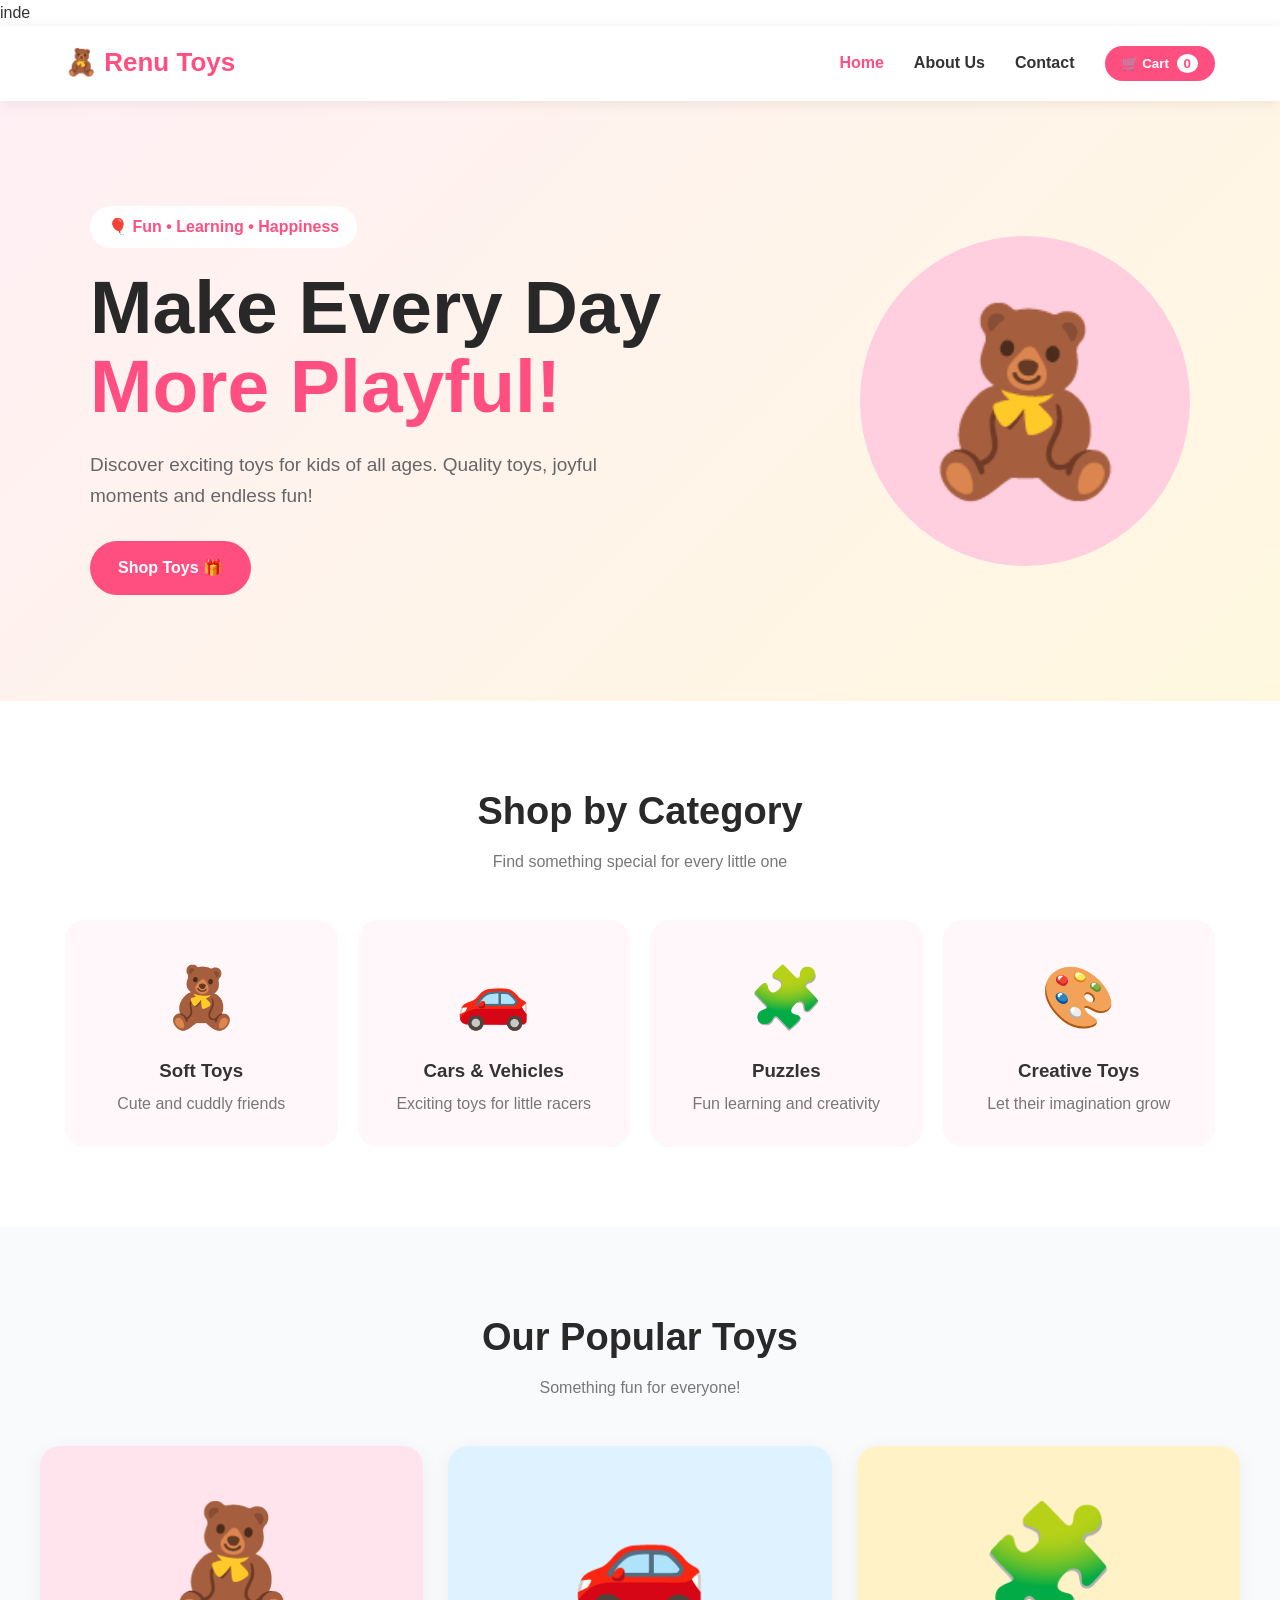
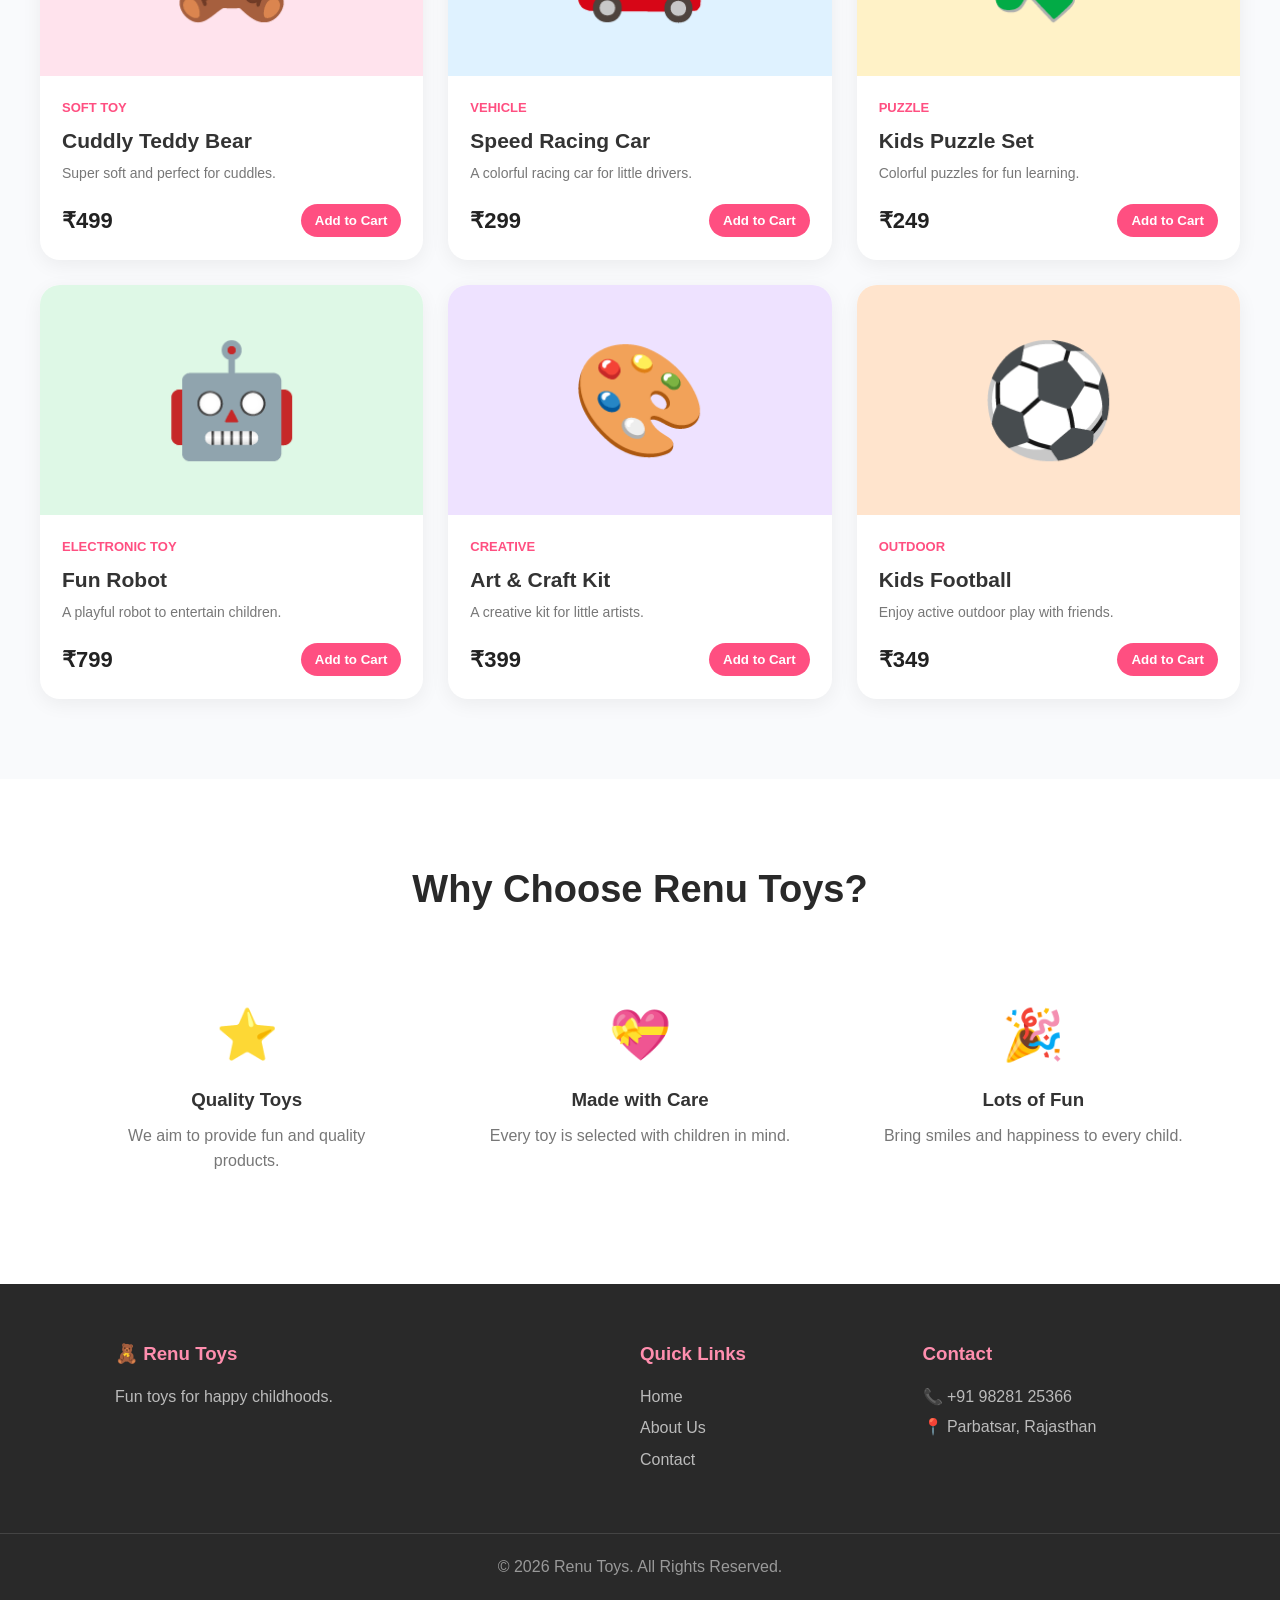
<file: index.html>
inde<!DOCTYPE html>
<html lang="en">
<head>
    <meta charset="UTF-8">
    <meta name="viewport" content="width=device-width, initial-scale=1.0">
    <title>Renu Toys - Fun for Every Child</title>
    <link rel="stylesheet" href="style.css">
</head>
<body>

    <!-- Header -->
    <header>
        <nav class="navbar">
            <div class="logo">
                🧸 Renu Toys
            </div>

            <button class="menu-toggle" onclick="toggleMenu()">☰</button>

            <ul class="nav-links" id="navLinks">
                <li><a href="index.html" class="active">Home</a></li>
                <li><a href="about.html">About Us</a></li>
                <li><a href="contact.html">Contact</a></li>
                <li>
                    <button class="cart-button" onclick="showCart()">
                        🛒 Cart <span id="cartCount">0</span>
                    </button>
                </li>
            </ul>
        </nav>
    </header>

    <!-- Hero Section -->
    <section class="hero">
        <div class="hero-content">
            <span class="hero-tag">🎈 Fun • Learning • Happiness</span>
            <h1>Make Every Day<br><span>More Playful!</span></h1>
            <p>
                Discover exciting toys for kids of all ages.
                Quality toys, joyful moments and endless fun!
            </p>
            <a href="#products" class="btn">Shop Toys 🎁</a>
        </div>

        <div class="hero-toy">
            🧸
        </div>
    </section>

    <!-- Categories -->
    <section class="categories">
        <h2>Shop by Category</h2>
        <p class="section-subtitle">Find something special for every little one</p>

        <div class="category-grid">
            <div class="category-card">
                <div class="category-icon">🧸</div>
                <h3>Soft Toys</h3>
                <p>Cute and cuddly friends</p>
            </div>

            <div class="category-card">
                <div class="category-icon">🚗</div>
                <h3>Cars & Vehicles</h3>
                <p>Exciting toys for little racers</p>
            </div>

            <div class="category-card">
                <div class="category-icon">🧩</div>
                <h3>Puzzles</h3>
                <p>Fun learning and creativity</p>
            </div>

            <div class="category-card">
                <div class="category-icon">🎨</div>
                <h3>Creative Toys</h3>
                <p>Let their imagination grow</p>
            </div>
        </div>
    </section>

    <!-- Products -->
    <section class="products" id="products">
        <h2>Our Popular Toys</h2>
        <p class="section-subtitle">Something fun for everyone!</p>

        <div class="product-grid">

            <div class="product-card">
                <div class="product-image pink">🧸</div>
                <div class="product-info">
                    <span class="product-category">Soft Toy</span>
                    <h3>Cuddly Teddy Bear</h3>
                    <p>Super soft and perfect for cuddles.</p>
                    <div class="product-bottom">
                        <strong>₹499</strong>
                        <button onclick="addToCart('Cuddly Teddy Bear', 499)">
                            Add to Cart
                        </button>
                    </div>
                </div>
            </div>

            <div class="product-card">
                <div class="product-image blue">🚗</div>
                <div class="product-info">
                    <span class="product-category">Vehicle</span>
                    <h3>Speed Racing Car</h3>
                    <p>A colorful racing car for little drivers.</p>
                    <div class="product-bottom">
                        <strong>₹299</strong>
                        <button onclick="addToCart('Speed Racing Car', 299)">
                            Add to Cart
                        </button>
                    </div>
                </div>
            </div>

            <div class="product-card">
                <div class="product-image yellow">🧩</div>
                <div class="product-info">
                    <span class="product-category">Puzzle</span>
                    <h3>Kids Puzzle Set</h3>
                    <p>Colorful puzzles for fun learning.</p>
                    <div class="product-bottom">
                        <strong>₹249</strong>
                        <button onclick="addToCart('Kids Puzzle Set', 249)">
                            Add to Cart
                        </button>
                    </div>
                </div>
            </div>

            <div class="product-card">
                <div class="product-image green">🤖</div>
                <div class="product-info">
                    <span class="product-category">Electronic Toy</span>
                    <h3>Fun Robot</h3>
                    <p>A playful robot to entertain children.</p>
                    <div class="product-bottom">
                        <strong>₹799</strong>
                        <button onclick="addToCart('Fun Robot', 799)">
                            Add to Cart
                        </button>
                    </div>
                </div>
            </div>

            <div class="product-card">
                <div class="product-image purple">🎨</div>
                <div class="product-info">
                    <span class="product-category">Creative</span>
                    <h3>Art & Craft Kit</h3>
                    <p>A creative kit for little artists.</p>
                    <div class="product-bottom">
                        <strong>₹399</strong>
                        <button onclick="addToCart('Art & Craft Kit', 399)">
                            Add to Cart
                        </button>
                    </div>
                </div>
            </div>

            <div class="product-card">
                <div class="product-image orange">⚽</div>
                <div class="product-info">
                    <span class="product-category">Outdoor</span>
                    <h3>Kids Football</h3>
                    <p>Enjoy active outdoor play with friends.</p>
                    <div class="product-bottom">
                        <strong>₹349</strong>
                        <button onclick="addToCart('Kids Football', 349)">
                            Add to Cart
                        </button>
                    </div>
                </div>
            </div>

        </div>
    </section>

    <!-- Why Choose Us -->
    <section class="features">
        <h2>Why Choose Renu Toys?</h2>

        <div class="feature-grid">
            <div class="feature">
                <div>⭐</div>
                <h3>Quality Toys</h3>
                <p>We aim to provide fun and quality products.</p>
            </div>

            <div class="feature">
                <div>💝</div>
                <h3>Made with Care</h3>
                <p>Every toy is selected with children in mind.</p>
            </div>

            <div class="feature">
                <div>🎉</div>
                <h3>Lots of Fun</h3>
                <p>Bring smiles and happiness to every child.</p>
            </div>
        </div>
    </section>

    <!-- Footer -->
    <footer>
        <div class="footer-content">
            <div>
                <h3>🧸 Renu Toys</h3>
                <p>Fun toys for happy childhoods.</p>
            </div>

            <div>
                <h3>Quick Links</h3>
                <a href="index.html">Home</a>
                <a href="about.html">About Us</a>
                <a href="contact.html">Contact</a>
            </div>

            <div>
                <h3>Contact</h3>
                <p>📞 +91 98281 25366</p>
                <p>📍 Parbatsar, Rajasthan</p>
            </div>
        </div>

        <div class="copyright">
            <p>© 2026 Renu Toys. All Rights Reserved.</p>
        </div>
    </footer>

    <!-- Cart Popup -->
    <div class="cart-modal" id="cartModal">
        <div class="cart-box">
            <button class="close-cart" onclick="closeCart()">×</button>
            <h2>🛒 Your Cart</h2>

            <div id="cartItems">
                <p class="empty-cart">Your cart is empty.</p>
            </div>

            <div class="cart-total">
                Total: ₹<span id="cartTotal">0</span>
            </div>

            <button class="checkout-btn" onclick="checkout()">
                Order Now
            </button>
        </div>
    </div>

    <script src="script.js"></script>
</body>
</html>x.html
</file>
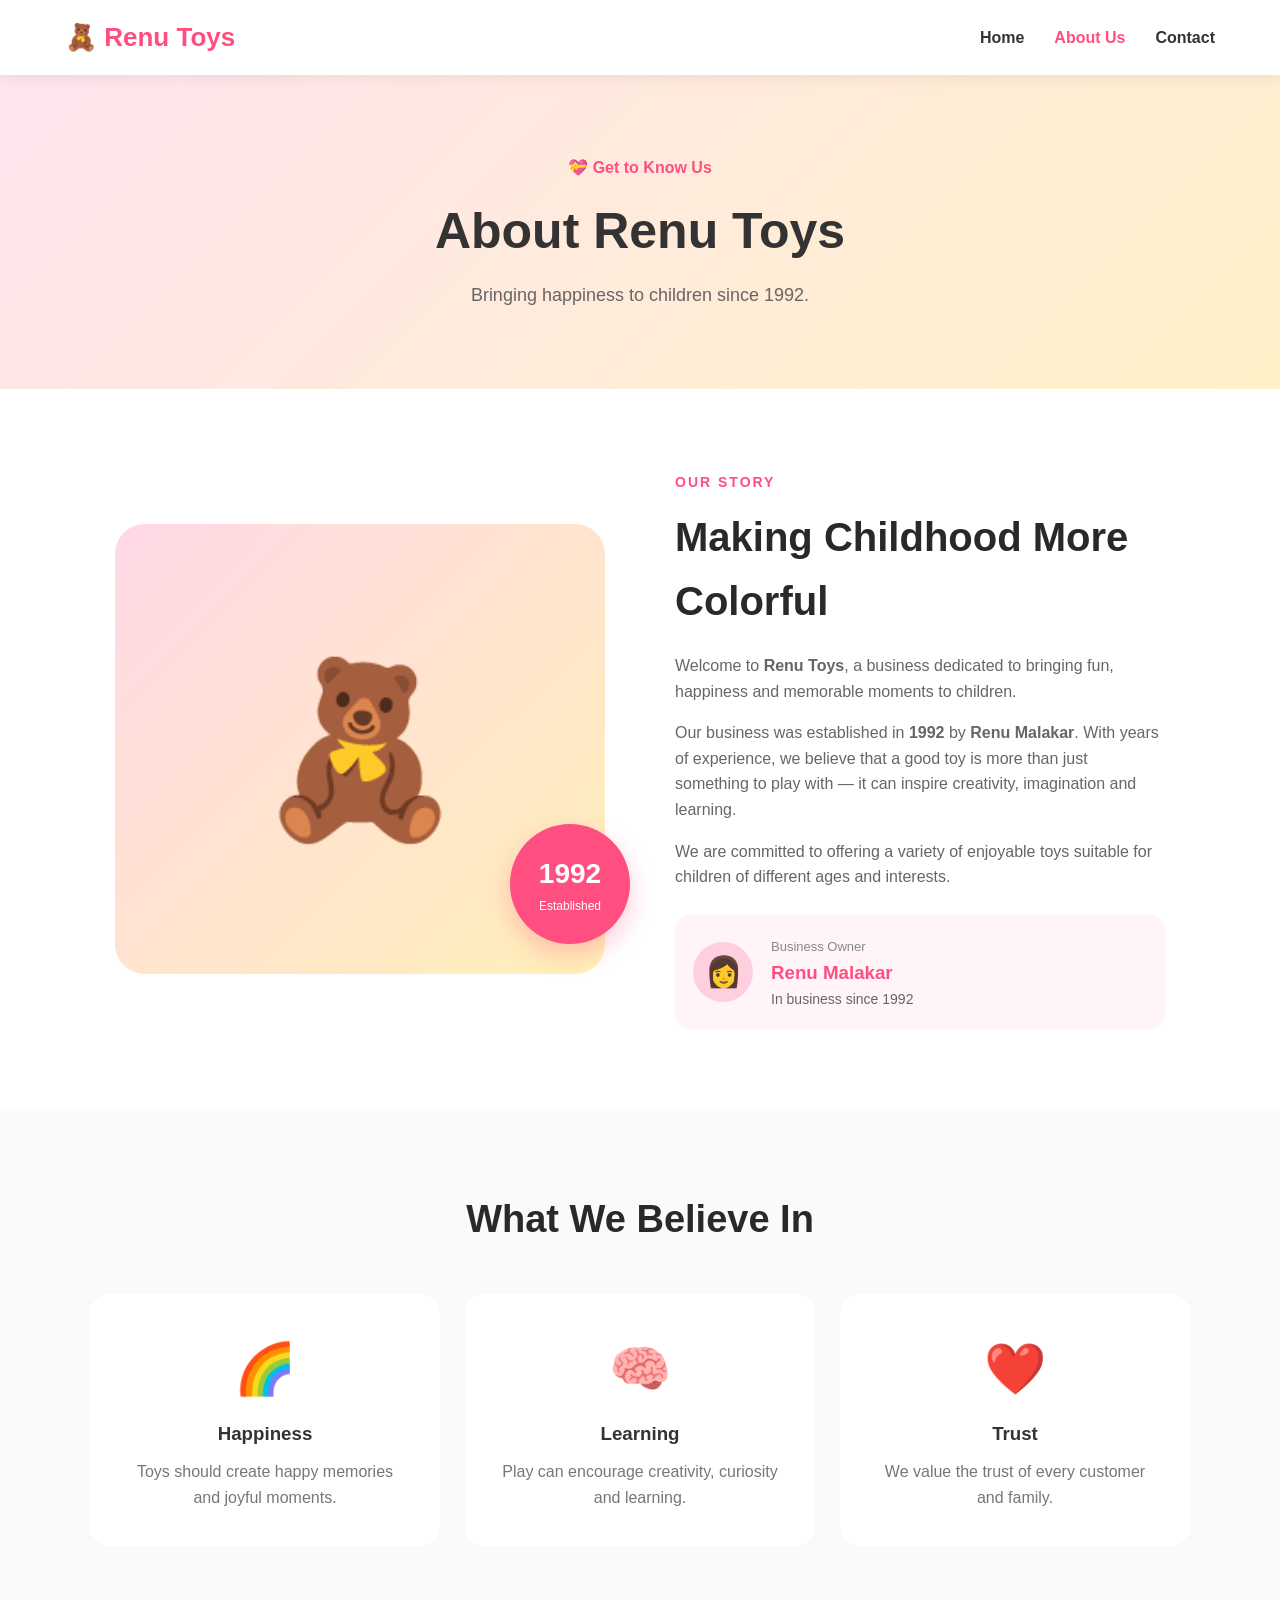
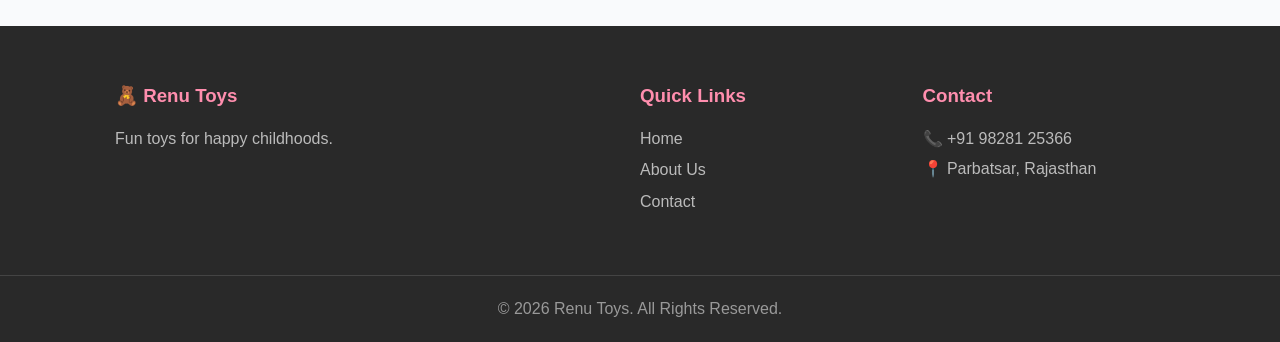
<file: about.html>
<!DOCTYPE html>
<html lang="en">
<head>
    <meta charset="UTF-8">
    <meta name="viewport" content="width=device-width, initial-scale=1.0">
    <title>About Us - Renu Toys</title>
    <link rel="stylesheet" href="style.css">
</head>
<body>

    <!-- Header -->
    <header>
        <nav class="navbar">
            <div class="logo">🧸 Renu Toys</div>

            <button class="menu-toggle" onclick="toggleMenu()">☰</button>

            <ul class="nav-links" id="navLinks">
                <li><a href="index.html">Home</a></li>
                <li><a href="about.html" class="active">About Us</a></li>
                <li><a href="contact.html">Contact</a></li>
            </ul>
        </nav>
    </header>

    <!-- About Hero -->
    <section class="page-hero">
        <div>
            <span>💝 Get to Know Us</span>
            <h1>About Renu Toys</h1>
            <p>Bringing happiness to children since 1992.</p>
        </div>
    </section>

    <!-- About Content -->
    <section class="about-section">

        <div class="about-image">
            🧸
            <div class="year-badge">
                <strong>1992</strong>
                <span>Established</span>
            </div>
        </div>

        <div class="about-content">
            <span class="small-heading">OUR STORY</span>
            <h2>Making Childhood More Colorful</h2>

            <p>
                Welcome to <strong>Renu Toys</strong>, a business dedicated
                to bringing fun, happiness and memorable moments to children.
            </p>

            <p>
                Our business was established in <strong>1992</strong> by
                <strong>Renu Malakar</strong>. With years of experience,
                we believe that a good toy is more than just something to play
                with — it can inspire creativity, imagination and learning.
            </p>

            <p>
                We are committed to offering a variety of enjoyable toys
                suitable for children of different ages and interests.
            </p>

            <div class="owner-card">
                <div class="owner-icon">👩</div>
                <div>
                    <span>Business Owner</span>
                    <h3>Renu Malakar</h3>
                    <p>In business since 1992</p>
                </div>
            </div>
        </div>

    </section>

    <!-- Values -->
    <section class="values-section">
        <h2>What We Believe In</h2>

        <div class="values-grid">

            <div class="value-card">
                <div>🌈</div>
                <h3>Happiness</h3>
                <p>
                    Toys should create happy memories and joyful moments.
                </p>
            </div>

            <div class="value-card">
                <div>🧠</div>
                <h3>Learning</h3>
                <p>
                    Play can encourage creativity, curiosity and learning.
                </p>
            </div>

            <div class="value-card">
                <div>❤️</div>
                <h3>Trust</h3>
                <p>
                    We value the trust of every customer and family.
                </p>
            </div>

        </div>
    </section>

    <!-- Footer -->
    <footer>
        <div class="footer-content">
            <div>
                <h3>🧸 Renu Toys</h3>
                <p>Fun toys for happy childhoods.</p>
            </div>

            <div>
                <h3>Quick Links</h3>
                <a href="index.html">Home</a>
                <a href="about.html">About Us</a>
                <a href="contact.html">Contact</a>
            </div>

            <div>
                <h3>Contact</h3>
                <p>📞 +91 98281 25366</p>
                <p>📍 Parbatsar, Rajasthan</p>
            </div>
        </div>

        <div class="copyright">
            <p>© 2026 Renu Toys. All Rights Reserved.</p>
        </div>
    </footer>

    <script src="script.js"></script>
</body>
  </html>
</file>
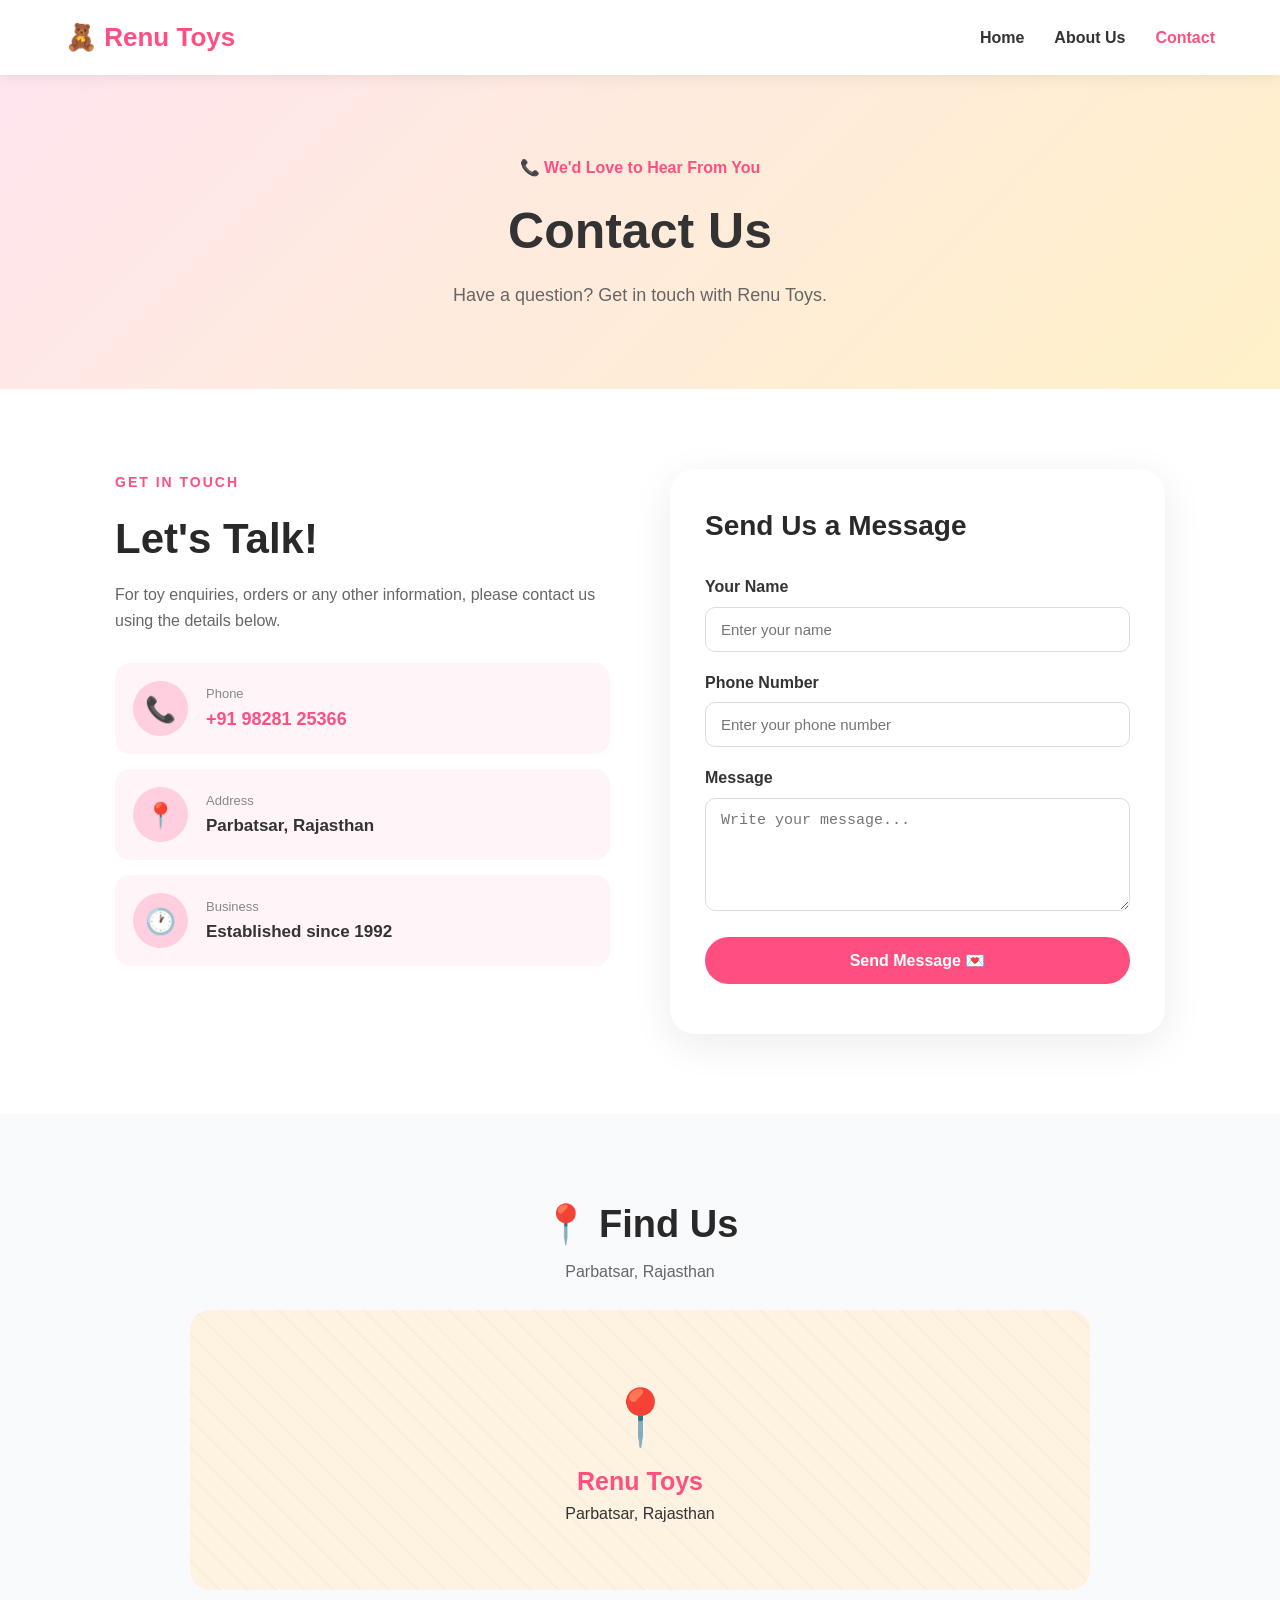
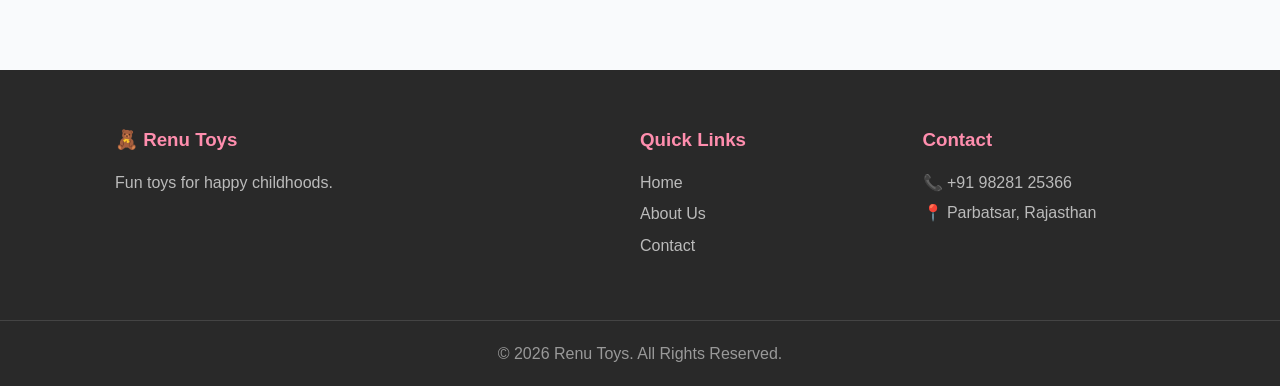
<file: contact.html>
<!DOCTYPE html>
<html lang="en">
<head>
    <meta charset="UTF-8">
    <meta name="viewport" content="width=device-width, initial-scale=1.0">
    <title>Contact Us - Renu Toys</title>
    <link rel="stylesheet" href="style.css">
</head>
<body>

    <!-- Header -->
    <header>
        <nav class="navbar">
            <div class="logo">🧸 Renu Toys</div>

            <button class="menu-toggle" onclick="toggleMenu()">☰</button>

            <ul class="nav-links" id="navLinks">
                <li><a href="index.html">Home</a></li>
                <li><a href="about.html">About Us</a></li>
                <li><a href="contact.html" class="active">Contact</a></li>
            </ul>
        </nav>
    </header>

    <!-- Contact Hero -->
    <section class="page-hero contact-hero">
        <div>
            <span>📞 We'd Love to Hear From You</span>
            <h1>Contact Us</h1>
            <p>Have a question? Get in touch with Renu Toys.</p>
        </div>
    </section>

    <!-- Contact Section -->
    <section class="contact-section">

        <div class="contact-info">
            <span class="small-heading">GET IN TOUCH</span>
            <h2>Let's Talk!</h2>

            <p>
                For toy enquiries, orders or any other information,
                please contact us using the details below.
            </p>

            <div class="contact-card">
                <div class="contact-icon">📞</div>
                <div>
                    <span>Phone</span>
                    <a href="tel:+919828125366">+91 98281 25366</a>
                </div>
            </div>

            <div class="contact-card">
                <div class="contact-icon">📍</div>
                <div>
                    <span>Address</span>
                    <strong>Parbatsar, Rajasthan</strong>
                </div>
            </div>

            <div class="contact-card">
                <div class="contact-icon">🕐</div>
                <div>
                    <span>Business</span>
                    <strong>Established since 1992</strong>
                </div>
            </div>
        </div>

        <!-- Contact Form -->
        <div class="contact-form-container">
            <h2>Send Us a Message</h2>

            <form id="contactForm" onsubmit="submitForm(event)">

                <div class="form-group">
                    <label for="name">Your Name</label>
                    <input
                        type="text"
                        id="name"
                        placeholder="Enter your name"
                        required
                    >
                </div>

                <div class="form-group">
                    <label for="phone">Phone Number</label>
                    <input
                        type="tel"
                        id="phone"
                        placeholder="Enter your phone number"
                        required
                    >
                </div>

                <div class="form-group">
                    <label for="message">Message</label>
                    <textarea
                        id="message"
                        rows="5"
                        placeholder="Write your message..."
                        required
                    ></textarea>
                </div>

                <button type="submit" class="btn submit-btn">
                    Send Message 💌
                </button>

                <p id="formMessage"></p>
            </form>
        </div>

    </section>

    <!-- Location -->
    <section class="location-section">
        <h2>📍 Find Us</h2>
        <p>Parbatsar, Rajasthan</p>

        <div class="map-placeholder">
            <span>📍</span>
            <h3>Renu Toys</h3>
            <p>Parbatsar, Rajasthan</p>
        </div>
    </section>

    <!-- Footer -->
    <footer>
        <div class="footer-content">
            <div>
                <h3>🧸 Renu Toys</h3>
                <p>Fun toys for happy childhoods.</p>
            </div>

            <div>
                <h3>Quick Links</h3>
                <a href="index.html">Home</a>
                <a href="about.html">About Us</a>
                <a href="contact.html">Contact</a>
            </div>

            <div>
                <h3>Contact</h3>
                <p>📞 +91 98281 25366</p>
                <p>📍 Parbatsar, Rajasthan</p>
            </div>
        </div>

        <div class="copyright">
            <p>© 2026 Renu Toys. All Rights Reserved.</p>
        </div>
    </footer>

    <script src="script.js"></script>
</body>
  </html>
</file>
<file: style.css>
/* =========================================
   RENU TOYS - MAIN STYLESHEET
   ========================================= */

* {
    margin: 0;
    padding: 0;
    box-sizing: border-box;
}

html {
    scroll-behavior: smooth;
}

body {
    font-family: Arial, Helvetica, sans-serif;
    color: #333;
    background: #fff;
    line-height: 1.6;
}

a {
    text-decoration: none;
    color: inherit;
}

button {
    font-family: inherit;
    cursor: pointer;
}

/* =========================================
   NAVBAR
   ========================================= */

header {
    background: #ffffff;
    box-shadow: 0 2px 15px rgba(0, 0, 0, 0.08);
    position: sticky;
    top: 0;
    z-index: 1000;
}

.navbar {
    max-width: 1200px;
    margin: auto;
    min-height: 75px;
    padding: 0 25px;

    display: flex;
    align-items: center;
    justify-content: space-between;
}

.logo {
    font-size: 26px;
    font-weight: 800;
    color: #ff4f81;
}

.nav-links {
    list-style: none;
    display: flex;
    align-items: center;
    gap: 30px;
}

.nav-links a {
    color: #333;
    font-weight: 600;
    transition: 0.3s;
}

.nav-links a:hover,
.nav-links a.active {
    color: #ff4f81;
}

.cart-button {
    border: none;
    background: #ff4f81;
    color: white;
    padding: 10px 17px;
    border-radius: 25px;
    font-weight: bold;
}

#cartCount {
    background: white;
    color: #ff4f81;
    border-radius: 50%;
    padding: 2px 7px;
    margin-left: 4px;
}

.menu-toggle {
    display: none;
    border: none;
    background: none;
    font-size: 28px;
}

/* =========================================
   HERO
   ========================================= */

.hero {
    min-height: 600px;
    background: linear-gradient(135deg, #fff0f5, #fff8df);
    display: flex;
    align-items: center;
    justify-content: space-between;

    padding: 70px max(25px, calc((100% - 1100px) / 2));
    overflow: hidden;
}

.hero-content {
    max-width: 600px;
}

.hero-tag {
    display: inline-block;
    background: white;
    color: #ff4f81;
    padding: 8px 18px;
    border-radius: 30px;
    font-weight: bold;
    margin-bottom: 20px;
}

.hero h1 {
    font-size: clamp(45px, 7vw, 75px);
    line-height: 1.05;
    color: #282828;
    margin-bottom: 25px;
}

.hero h1 span {
    color: #ff4f81;
}

.hero p {
    font-size: 19px;
    color: #666;
    max-width: 550px;
    margin-bottom: 30px;
}

.btn {
    display: inline-block;
    background: #ff4f81;
    color: white;
    border: none;
    padding: 14px 28px;
    border-radius: 30px;
    font-weight: bold;
    font-size: 16px;
    transition: 0.3s;
}

.btn:hover {
    background: #e83c6d;
    transform: translateY(-3px);
}

.hero-toy {
    width: 330px;
    height: 330px;

    display: flex;
    align-items: center;
    justify-content: center;

    background: #ffcfdf;
    border-radius: 50%;
    font-size: 180px;

    animation: float 3s ease-in-out infinite;
}

@keyframes float {
    0%, 100% {
        transform: translateY(0);
    }

    50% {
        transform: translateY(-20px);
    }
}

/* =========================================
   GENERAL SECTIONS
   ========================================= */

section {
    padding: 80px 25px;
}

section h2 {
    text-align: center;
    font-size: 38px;
    color: #292929;
    margin-bottom: 8px;
}

.section-subtitle {
    text-align: center;
    color: #777;
    margin-bottom: 45px;
}

/* =========================================
   CATEGORIES
   ========================================= */

.categories {
    max-width: 1200px;
    margin: auto;
}

.category-grid {
    display: grid;
    grid-template-columns: repeat(4, 1fr);
    gap: 20px;
}

.category-card {
    text-align: center;
    padding: 30px 20px;
    border-radius: 20px;
    background: #fff7fa;
    transition: 0.3s;
}

.category-card:hover {
    transform: translateY(-8px);
    box-shadow: 0 10px 30px rgba(0, 0, 0, 0.08);
}

.category-icon {
    font-size: 60px;
    margin-bottom: 10px;
}

.category-card h3 {
    margin-bottom: 5px;
}

.category-card p {
    color: #777;
}

/* =========================================
   PRODUCTS
   ========================================= */

.products {
    background: #f9fafc;
}

.product-grid {
    max-width: 1200px;
    margin: auto;

    display: grid;
    grid-template-columns: repeat(3, 1fr);
    gap: 25px;
}

.product-card {
    background: white;
    border-radius: 20px;
    overflow: hidden;
    box-shadow: 0 5px 20px rgba(0, 0, 0, 0.06);
    transition: 0.3s;
}

.product-card:hover {
    transform: translateY(-7px);
    box-shadow: 0 15px 35px rgba(0, 0, 0, 0.1);
}

.product-image {
    height: 230px;
    display: flex;
    align-items: center;
    justify-content: center;
    font-size: 110px;
}

.pink {
    background: #ffe3ed;
}

.blue {
    background: #dff2ff;
}

.yellow {
    background: #fff2c7;
}

.green {
    background: #def8e6;
}

.purple {
    background: #eee2ff;
}

.orange {
    background: #ffe4cd;
}

.product-info {
    padding: 22px;
}

.product-category {
    font-size: 13px;
    color: #ff4f81;
    font-weight: bold;
    text-transform: uppercase;
}

.product-info h3 {
    margin: 5px 0;
    font-size: 21px;
}

.product-info p {
    color: #777;
    font-size: 14px;
    margin-bottom: 18px;
}

.product-bottom {
    display: flex;
    justify-content: space-between;
    align-items: center;
}

.product-bottom strong {
    font-size: 22px;
    color: #222;
}

.product-bottom button {
    border: none;
    background: #ff4f81;
    color: white;
    padding: 9px 14px;
    border-radius: 20px;
    font-weight: bold;
}

.product-bottom button:hover {
    background: #e83c6d;
}

/* =========================================
   FEATURES
   ========================================= */

.features {
    max-width: 1200px;
    margin: auto;
}

.feature-grid {
    display: grid;
    grid-template-columns: repeat(3, 1fr);
    gap: 30px;
    margin-top: 45px;
}

.feature {
    text-align: center;
    padding: 30px;
}

.feature > div {
    font-size: 50px;
    margin-bottom: 10px;
}

.feature h3 {
    margin-bottom: 8px;
}

.feature p {
    color: #777;
}

/* =========================================
   PAGE HERO
   ========================================= */

.page-hero {
    background: linear-gradient(135deg, #ffe5ee, #fff1c8);
    text-align: center;
    padding: 80px 25px;
}

.page-hero span {
    color: #ff4f81;
    font-weight: bold;
}

.page-hero h1 {
    font-size: 50px;
    margin: 10px 0;
}

.page-hero p {
    color: #666;
    font-size: 18px;
}

/* =========================================
   ABOUT PAGE
   ========================================= */

.about-section {
    max-width: 1100px;
    margin: auto;

    display: grid;
    grid-template-columns: 1fr 1fr;
    gap: 70px;
    align-items: center;
}

.about-image {
    min-height: 450px;
    background: linear-gradient(135deg, #ffd8e6, #fff0b8);
    border-radius: 30px;

    display: flex;
    align-items: center;
    justify-content: center;

    font-size: 170px;
    position: relative;
}

.year-badge {
    position: absolute;
    right: -25px;
    bottom: 30px;

    background: #ff4f81;
    color: white;

    width: 120px;
    height: 120px;
    border-radius: 50%;

    display: flex;
    flex-direction: column;
    align-items: center;
    justify-content: center;

    box-shadow: 0 10px 25px rgba(255, 79, 129, 0.3);
}

.year-badge strong {
    font-size: 28px;
}

.year-badge span {
    font-size: 12px;
}

.small-heading {
    color: #ff4f81;
    font-size: 14px;
    font-weight: bold;
    letter-spacing: 2px;
}

.about-content h2 {
    text-align: left;
    font-size: 40px;
    margin: 10px 0 20px;
}

.about-content p {
    color: #666;
    margin-bottom: 16px;
}

.owner-card {
    display: flex;
    align-items: center;
    gap: 18px;

    margin-top: 25px;
    padding: 18px;

    background: #fff5f8;
    border-radius: 15px;
}

.owner-icon {
    width: 60px;
    height: 60px;
    border-radius: 50%;
    background: #ffcfdf;

    display: flex;
    align-items: center;
    justify-content: center;

    font-size: 30px;
}

.owner-card span {
    font-size: 13px;
    color: #888;
}

.owner-card h3 {
    color: #ff4f81;
}

.owner-card p {
    margin: 0;
    font-size: 14px;
}

/* =========================================
   VALUES
   ========================================= */

.values-section {
    background: #f9fafc;
}

.values-grid {
    max-width: 1100px;
    margin: 45px auto 0;

    display: grid;
    grid-template-columns: repeat(3, 1fr);
    gap: 25px;
}

.value-card {
    background: white;
    padding: 35px;
    border-radius: 20px;
    text-align: center;
}

.value-card > div {
    font-size: 50px;
}

.value-card h3 {
    margin: 10px 0;
}

.value-card p {
    color: #777;
}

/* =========================================
   CONTACT PAGE
   ========================================= */

.contact-section {
    max-width: 1100px;
    margin: auto;

    display: grid;
    grid-template-columns: 1fr 1fr;
    gap: 60px;
}

.contact-info h2 {
    text-align: left;
    font-size: 42px;
    margin: 10px 0;
}

.contact-info > p {
    color: #666;
    margin-bottom: 30px;
}

.contact-card {
    display: flex;
    align-items: center;
    gap: 18px;

    padding: 18px;
    margin-bottom: 15px;

    border-radius: 15px;
    background: #fff5f8;
}

.contact-icon {
    width: 55px;
    height: 55px;

    border-radius: 50%;
    background: #ffcfdf;

    display: flex;
    align-items: center;
    justify-content: center;

    font-size: 25px;
}

.contact-card span {
    display: block;
    font-size: 13px;
    color: #888;
}

.contact-card a {
    color: #ff4f81;
    font-weight: bold;
    font-size: 18px;
}

.contact-card strong {
    font-size: 17px;
}

/* Contact Form */

.contact-form-container {
    background: white;
    padding: 35px;

    border-radius: 25px;
    box-shadow: 0 10px 40px rgba(0, 0, 0, 0.08);
}

.contact-form-container h2 {
    text-align: left;
    font-size: 28px;
    margin-bottom: 25px;
}

.form-group {
    margin-bottom: 18px;
}

.form-group label {
    display: block;
    font-weight: bold;
    margin-bottom: 7px;
}

.form-group input,
.form-group textarea {
    width: 100%;
    padding: 13px 15px;

    border: 1px solid #ddd;
    border-radius: 10px;

    font-size: 15px;
    outline: none;
}

.form-group input:focus,
.form-group textarea:focus {
    border-color: #ff4f81;
}

.form-group textarea {
    resize: vertical;
}

.submit-btn {
    width: 100%;
}

#formMessage {
    text-align: center;
    color: #27a65b;
    margin-top: 15px;
    font-weight: bold;
}

/* =========================================
   LOCATION
   ========================================= */

.location-section {
    background: #f9fafc;
    text-align: center;
}

.location-section h2 {
    margin-bottom: 5px;
}

.location-section > p {
    color: #666;
    margin-bottom: 25px;
}

.map-placeholder {
    max-width: 900px;
    height: 280px;
    margin: auto;

    border-radius: 20px;
    background:
        linear-gradient(rgba(255, 240, 220, 0.85), rgba(255, 240, 220, 0.85)),
        repeating-linear-gradient(
            45deg,
            #ddd 0,
            #ddd 2px,
            transparent 2px,
            transparent 20px
        );

    display: flex;
    flex-direction: column;
    align-items: center;
    justify-content: center;
}

.map-placeholder span {
    font-size: 55px;
}

.map-placeholder h3 {
    font-size: 25px;
    color: #ff4f81;
}

/* =========================================
   FOOTER
   ========================================= */

footer {
    background: #292929;
    color: white;
}

.footer-content {
    max-width: 1100px;
    margin: auto;
    padding: 55px 25px;

    display: grid;
    grid-template-columns: 2fr 1fr 1fr;
    gap: 40px;
}

.footer-content h3 {
    margin-bottom: 15px;
    color: #ff8eae;
}

.footer-content p {
    color: #bbb;
    margin-bottom: 5px;
}

.footer-content a {
    display: block;
    color: #bbb;
    margin-bottom: 6px;
}

.footer-content a:hover {
    color: #ff8eae;
}

.copyright {
    border-top: 1px solid #444;
    text-align: center;
    padding: 20px;
    color: #999;
}

/* =========================================
   CART MODAL
   ========================================= */

.cart-modal {
    display: none;

    position: fixed;
    inset: 0;
    z-index: 2000;

    background: rgba(0, 0, 0, 0.6);

    align-items: center;
    justify-content: center;

    padding: 20px;
}

.cart-box {
    width: 100%;
    max-width: 500px;
    max-height: 80vh;
    overflow-y: auto;

    background: white;
    border-radius: 20px;
    padding: 30px;

    position: relative;
}

.close-cart {
    position: absolute;
    top: 15px;
    right: 20px;

    border: none;
    background: none;

    font-size: 30px;
    color: #777;
}

.cart-box h2 {
    text-align: left;
    margin-bottom: 20px;
}

.cart-item {
    display: flex;
    align-items: center;
    justify-content: space-between;

    padding: 12px 0;
    border-bottom: 1px solid #eee;
}

.remove-item {
    background: #ffe5ed;
    border: none;
    color: #ff4f81;
    padding: 5px 10px;
    border-radius: 10px;
}

.empty-cart {
    color: #888;
    text-align: center;
    padding: 25px;
}

.cart-total {
    text-align: right;
    font-size: 22px;
    font-weight: bold;
    margin: 20px 0;
}

.checkout-btn {
    width: 100%;
    padding: 14px;
    border: none;
    border-radius: 25px;
    background: #25d366;
    color: white;
    font-size: 17px;
    font-weight: bold;
}

/* =========================================
   RESPONSIVE DESIGN
   ========================================= */

@media (max-width: 900px) {

    .category-grid {
        grid-template-columns: repeat(2, 1fr);
    }

    .product-grid {
        grid-template-columns: repeat(2, 1fr);
    }

    .hero {
        text-align: center;
        flex-direction: column;
        gap: 50px;
    }

    .hero p {
        margin-left: auto;
        margin-right: auto;
    }

    .about-section,
    .contact-section {
        grid-template-columns: 1fr;
    }

    .about-content h2,
    .contact-info h2 {
        text-align: left;
    }

    .values-grid,
    .feature-grid {
        grid-template-columns: 1fr;
    }

    .footer-content {
        grid-template-columns: 1fr 1fr;
    }
}

@media (max-width: 650px) {

    .navbar {
        min-height: 65px;
    }

    .logo {
        font-size: 22px;
    }

    .menu-toggle {
        display: block;
    }

    .nav-links {
        display: none;

        position: absolute;
        top: 65px;
        left: 0;
        width: 100%;

        background: white;
        padding: 20px;

        flex-direction: column;
        gap: 18px;

        box-shadow: 0 10px 20px rgba(0, 0, 0, 0.08);
    }

    .nav-links.show {
        display: flex;
    }

    .hero {
        min-height: auto;
        padding-top: 60px;
        padding-bottom: 60px;
    }

    .hero h1 {
        font-size: 48px;
    }

    .hero-toy {
        width: 230px;
        height: 230px;
        font-size: 120px;
    }

    section {
        padding: 60px 18px;
    }

    section h2 {
        font-size: 30px;
    }

    .category-grid,
    .product-grid {
        grid-template-columns: 1fr;
    }

    .page-hero h1 {
        font-size: 40px;
    }

    .about-image {
        min-height: 320px;
        font-size: 120px;
    }

    .year-badge {
        right: 10px;
    }

    .footer-content {
        grid-template-columns: 1fr;
    }

    .contact-form-container {
        padding: 25px 20px;
    }
}
</file>
